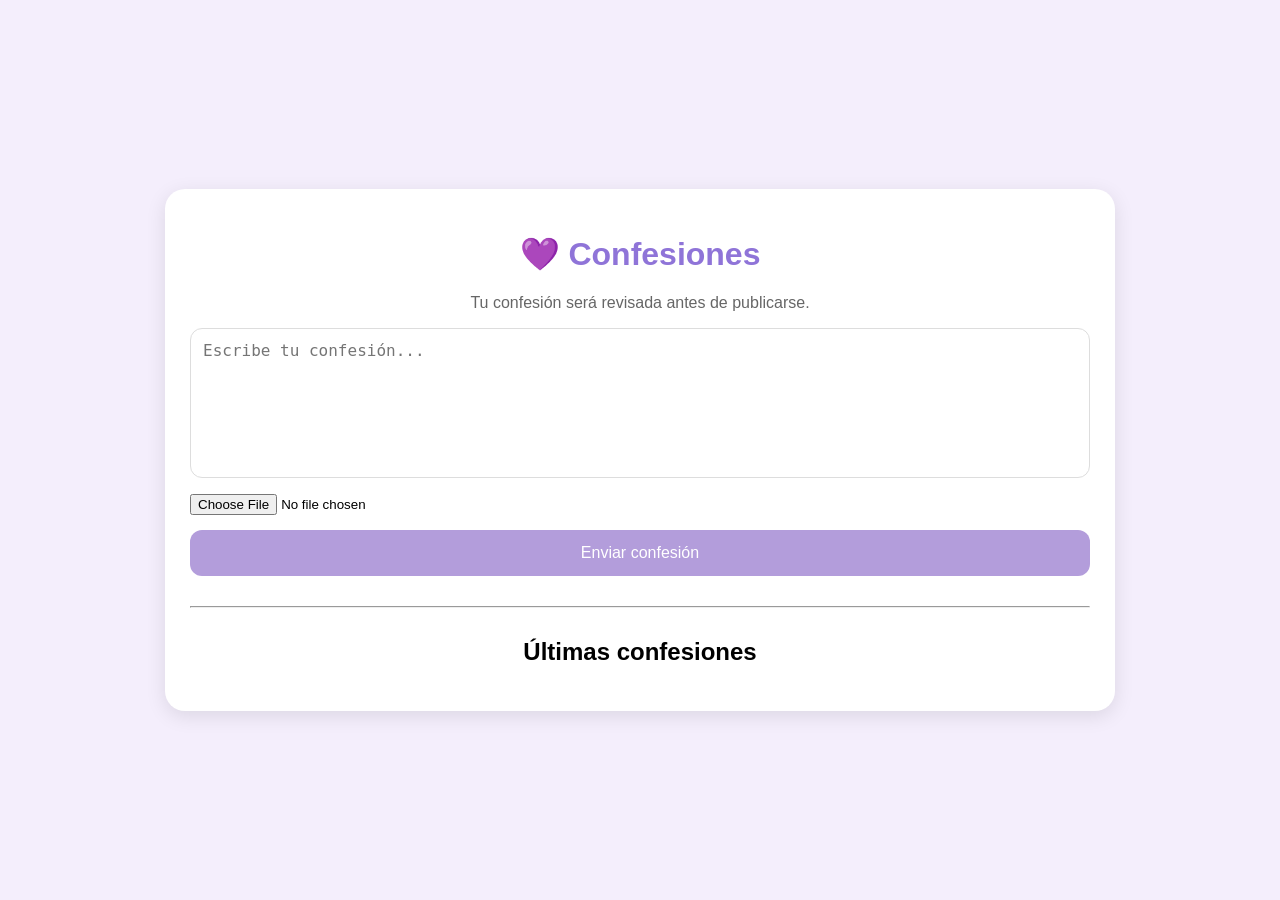
<file: index.html>
<!DOCTYPE html>
<html lang="es">
<head>
<meta charset="UTF-8">
<meta name="viewport" content="width=device-width, initial-scale=1.0">

<title>Confesiones del Evento</title>

<link rel="stylesheet" href="./css/styles.css">

</head>

<body>

<div class="container">

    <div id="confessionForm">

        <h1 id="pageTitle">💜 Confesiones</h1>

        <p>
            Tu confesión será revisada antes de publicarse.
        </p>

        <textarea
            id="message"
            maxlength="500"
            placeholder="Escribe tu confesión..."
        ></textarea>

        <input
            type="file"
            id="image"
            accept="image/*"
            style="
                margin-top:12px;
                width:100%;
            "
        >

        <button onclick="sendConfession()">
            Enviar confesión
        </button>

        <div id="status"></div>

    </div>

    <hr style="margin:30px 0">

    <h2 style="text-align:center;">
        Últimas confesiones
    </h2>

    <div id="feed"></div>

</div>

<script type="module" src="./js/main.js"></script>

</body>
</html>
</file>
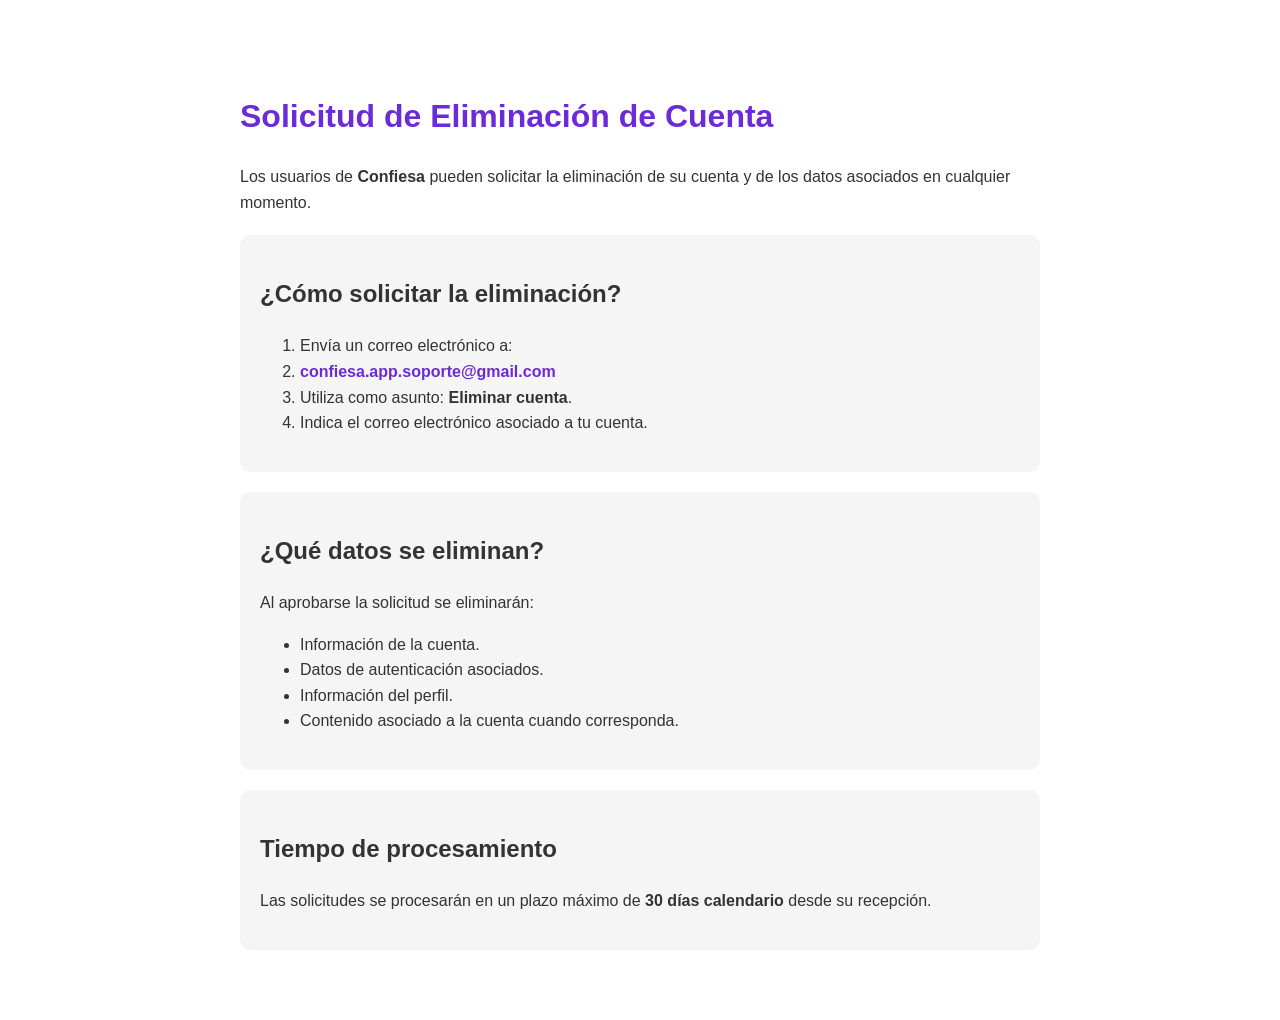
<file: eliminar-cuenta.html>
<!DOCTYPE html>
<html lang="es">
<head>
    <meta charset="UTF-8">
    <meta name="viewport" content="width=device-width, initial-scale=1.0">
    <title>Eliminar Cuenta - Confiesa</title>
    <style>
        body{
            font-family: Arial, sans-serif;
            max-width: 800px;
            margin: 50px auto;
            padding: 20px;
            line-height: 1.6;
            color: #333;
        }

        h1{
            color: #6C2BD9;
        }

        .box{
            background:#f5f5f5;
            padding:20px;
            border-radius:10px;
            margin-top:20px;
        }

        a{
            color:#6C2BD9;
            text-decoration:none;
        }

        a:hover{
            text-decoration:underline;
        }
    </style>
</head>
<body>

    <h1>Solicitud de Eliminación de Cuenta</h1>

    <p>
        Los usuarios de <strong>Confiesa</strong> pueden solicitar la eliminación
        de su cuenta y de los datos asociados en cualquier momento.
    </p>

    <div class="box">
        <h2>¿Cómo solicitar la eliminación?</h2>

        <ol>
            <li>Envía un correo electrónico a:</li>
            <li>
                <strong>
                    <a href="mailto:confiesa.app.soporte@gmail.com">
                        confiesa.app.soporte@gmail.com
                    </a>
                </strong>
            </li>
            <li>Utiliza como asunto: <strong>Eliminar cuenta</strong>.</li>
            <li>Indica el correo electrónico asociado a tu cuenta.</li>
        </ol>
    </div>

    <div class="box">
        <h2>¿Qué datos se eliminan?</h2>

        <p>
            Al aprobarse la solicitud se eliminarán:
        </p>

        <ul>
            <li>Información de la cuenta.</li>
            <li>Datos de autenticación asociados.</li>
            <li>Información del perfil.</li>
            <li>Contenido asociado a la cuenta cuando corresponda.</li>
        </ul>
    </div>

    <div class="box">
        <h2>Tiempo de procesamiento</h2>

        <p>
            Las solicitudes se procesarán en un plazo máximo de
            <strong>30 días calendario</strong> desde su recepción.
        </p>
    </div>

</body>
</html>
</file>
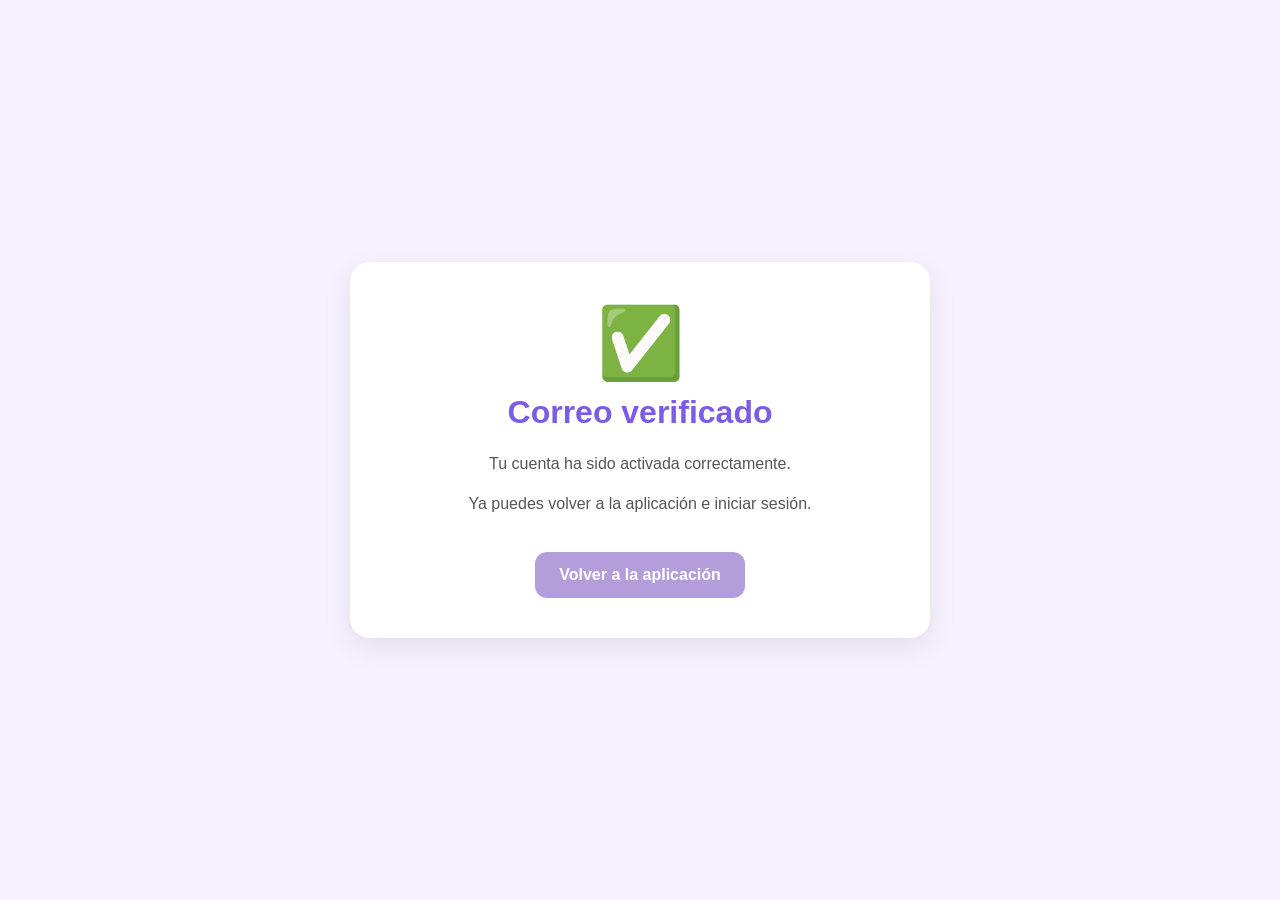
<file: email-confirmado.html>
<!DOCTYPE html>
<html lang="es">
<head>
<meta charset="UTF-8">
<meta name="viewport" content="width=device-width, initial-scale=1.0">

<title>Correo verificado | Confiesa</title>

<style>
body{
    margin:0;
    font-family:Arial, Helvetica, sans-serif;
    background:#f6f0ff;

    display:flex;
    justify-content:center;
    align-items:center;

    min-height:100vh;
    padding:20px;
    box-sizing:border-box;
}

.card{
    background:white;
    padding:40px;
    border-radius:20px;
    box-shadow:0 10px 30px rgba(0,0,0,.08);
    text-align:center;

    width:min(90%, 500px);
}

.icon{
    font-size:70px;
}

h1{
    color:#7c5ce6;
    margin-top:10px;
}

p{
    color:#555;
    line-height:1.5;
}

.btn{
    display:inline-block;
    margin-top:20px;
    padding:14px 24px;
    background:#b39ddb;
    color:white;
    border:none;
    border-radius:12px;
    font-weight:bold;
    cursor:pointer;
    font-size:16px;
}

@media (max-width: 600px){

    body{
        padding:20px;
        box-sizing:border-box;
    }

    .card{
        padding:30px 20px;
        width:100%;
    }

    .icon{
        font-size:60px;
    }

    h1{
        font-size:32px;
    }

    p{
        font-size:16px;
    }

    .btn{
        width:100%;
    }
}
</style>
</head>

<body>

<div class="card">

    <div class="icon">✅</div>

    <h1>Correo verificado</h1>

    <p>
        Tu cuenta ha sido activada correctamente.
    </p>

    <p>
        Ya puedes volver a la aplicación e iniciar sesión.
    </p>

    <button class="btn" onclick="volverApp()">
    Volver a la aplicación
</button>

</div>

<script>
function volverApp() {

    if (window.history.length > 1) {
        history.back();
        return;
    }

    window.close();
}
</script>

</body>
</html>
</file>
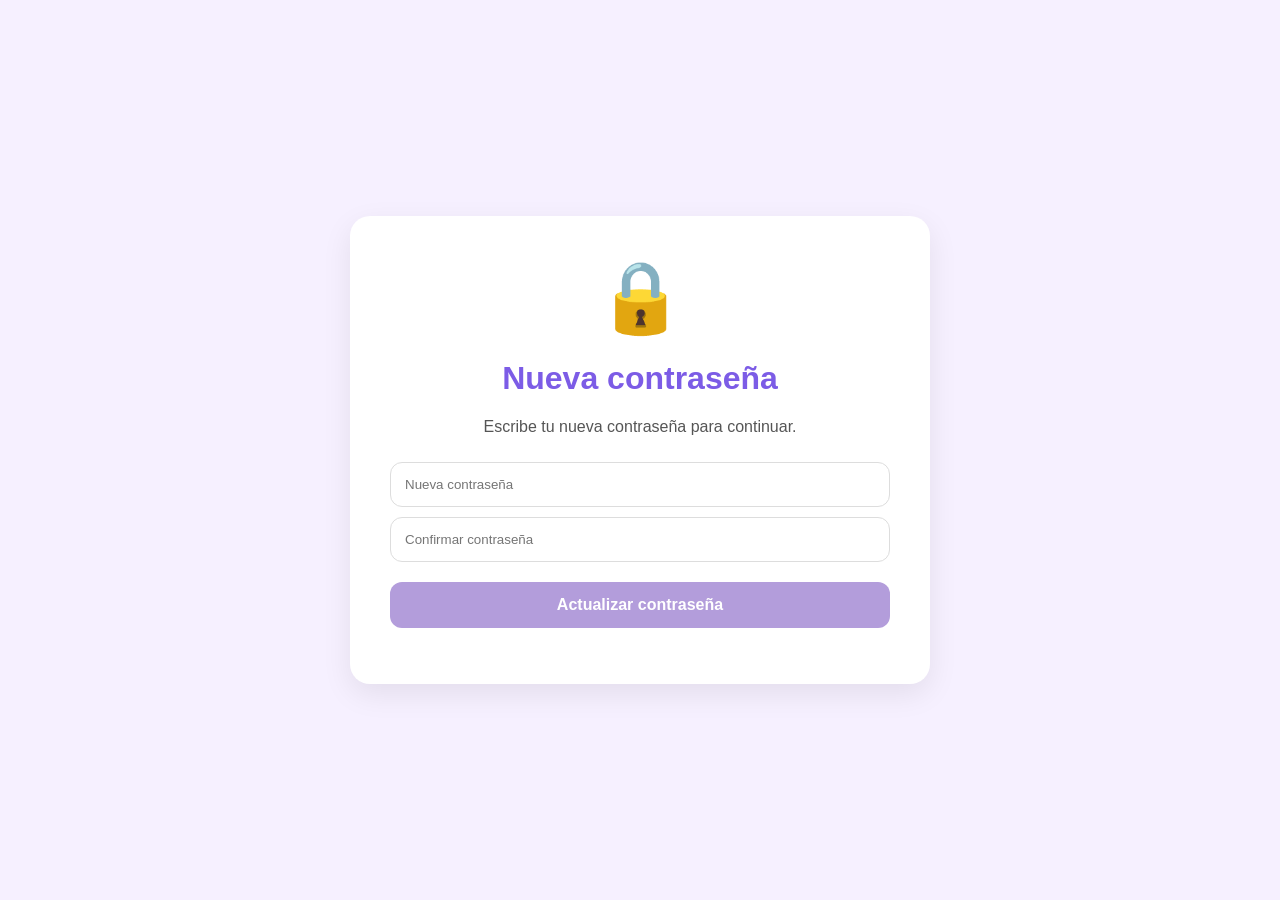
<file: password-reset.html>
<!DOCTYPE html>
<html lang="es">
<head>
<meta charset="UTF-8">
<meta name="viewport" content="width=device-width, initial-scale=1.0">

<title>Nueva contraseña | Confiesa</title>

<style>
body{
    margin:0;
    font-family:Arial, Helvetica, sans-serif;
    background:#f6f0ff;

    display:flex;
    justify-content:center;
    align-items:center;

    min-height:100vh;
    padding:20px;
    box-sizing:border-box;
}

.card{
    background:white;
    padding:40px;
    border-radius:20px;
    box-shadow:0 10px 30px rgba(0,0,0,.08);
    text-align:center;

    width:min(90%,500px);
}

.icon{
    font-size:70px;
}

h1{
    color:#7c5ce6;
}

p{
    color:#555;
}

.input{
    width:100%;
    padding:14px;
    margin-top:10px;
    border:1px solid #ddd;
    border-radius:12px;
    box-sizing:border-box;
}

.btn{
    width:100%;
    margin-top:20px;
    padding:14px;
    background:#b39ddb;
    color:white;
    border:none;
    border-radius:12px;
    font-weight:bold;
    cursor:pointer;
    font-size:16px;
}

.message{
    margin-top:16px;
    font-size:14px;
}

@media (max-width:600px){

    .card{
        padding:30px 20px;
    }

    .icon{
        font-size:60px;
    }

    h1{
        font-size:30px;
    }
}
</style>
</head>

<body>

<div class="card">

    <div class="icon">🔒</div>

    <h1>Nueva contraseña</h1>

    <p>
        Escribe tu nueva contraseña para continuar.
    </p>

    <input
        id="password"
        type="password"
        class="input"
        placeholder="Nueva contraseña"
    >

    <input
        id="confirmPassword"
        type="password"
        class="input"
        placeholder="Confirmar contraseña"
    >

    <button
        class="btn"
        onclick="updatePassword()"
    >
        Actualizar contraseña
    </button>

    <div
        id="message"
        class="message"
    ></div>

    <button
    id="backBtn"
    class="btn"
    style="display:none;"
    onclick="history.back()"
>
    Volver
</button>

</div>

<script type="module">

import { supabase } from './js/supabase.js';

window.supabase = supabase;

(async () => {

    const {
    data: { session }
} = await window.supabase.auth.getSession();

console.log('SESSION ACTUAL:', session);

})();

async function updatePassword() {

    const password =
        document.getElementById('password').value;

    const confirmPassword =
        document.getElementById('confirmPassword').value;

    const message =
        document.getElementById('message');

    if (!password || !confirmPassword) {

        message.innerHTML =
            'Debes completar ambos campos';

        return;
    }

    if (password !== confirmPassword) {

        message.innerHTML =
            'Las contraseñas no coinciden';

        return;
    }

    try {

        const { error } =
            await window.supabase.auth.updateUser({
                password: password,
            });

        if (error) {
            message.innerHTML = error.message;
            return;
        }

        message.innerHTML =
            '✅ Contraseña actualizada correctamente.<br><br>Ya puedes volver a la aplicación e iniciar sesión.';

        document.getElementById('backBtn').style.display = 'block';

    } catch (e) {

        console.error(e);

        message.innerHTML =
            e.message || JSON.stringify(e);
    }
}

window.updatePassword = updatePassword;

</script>

</body>
</html>
</file>
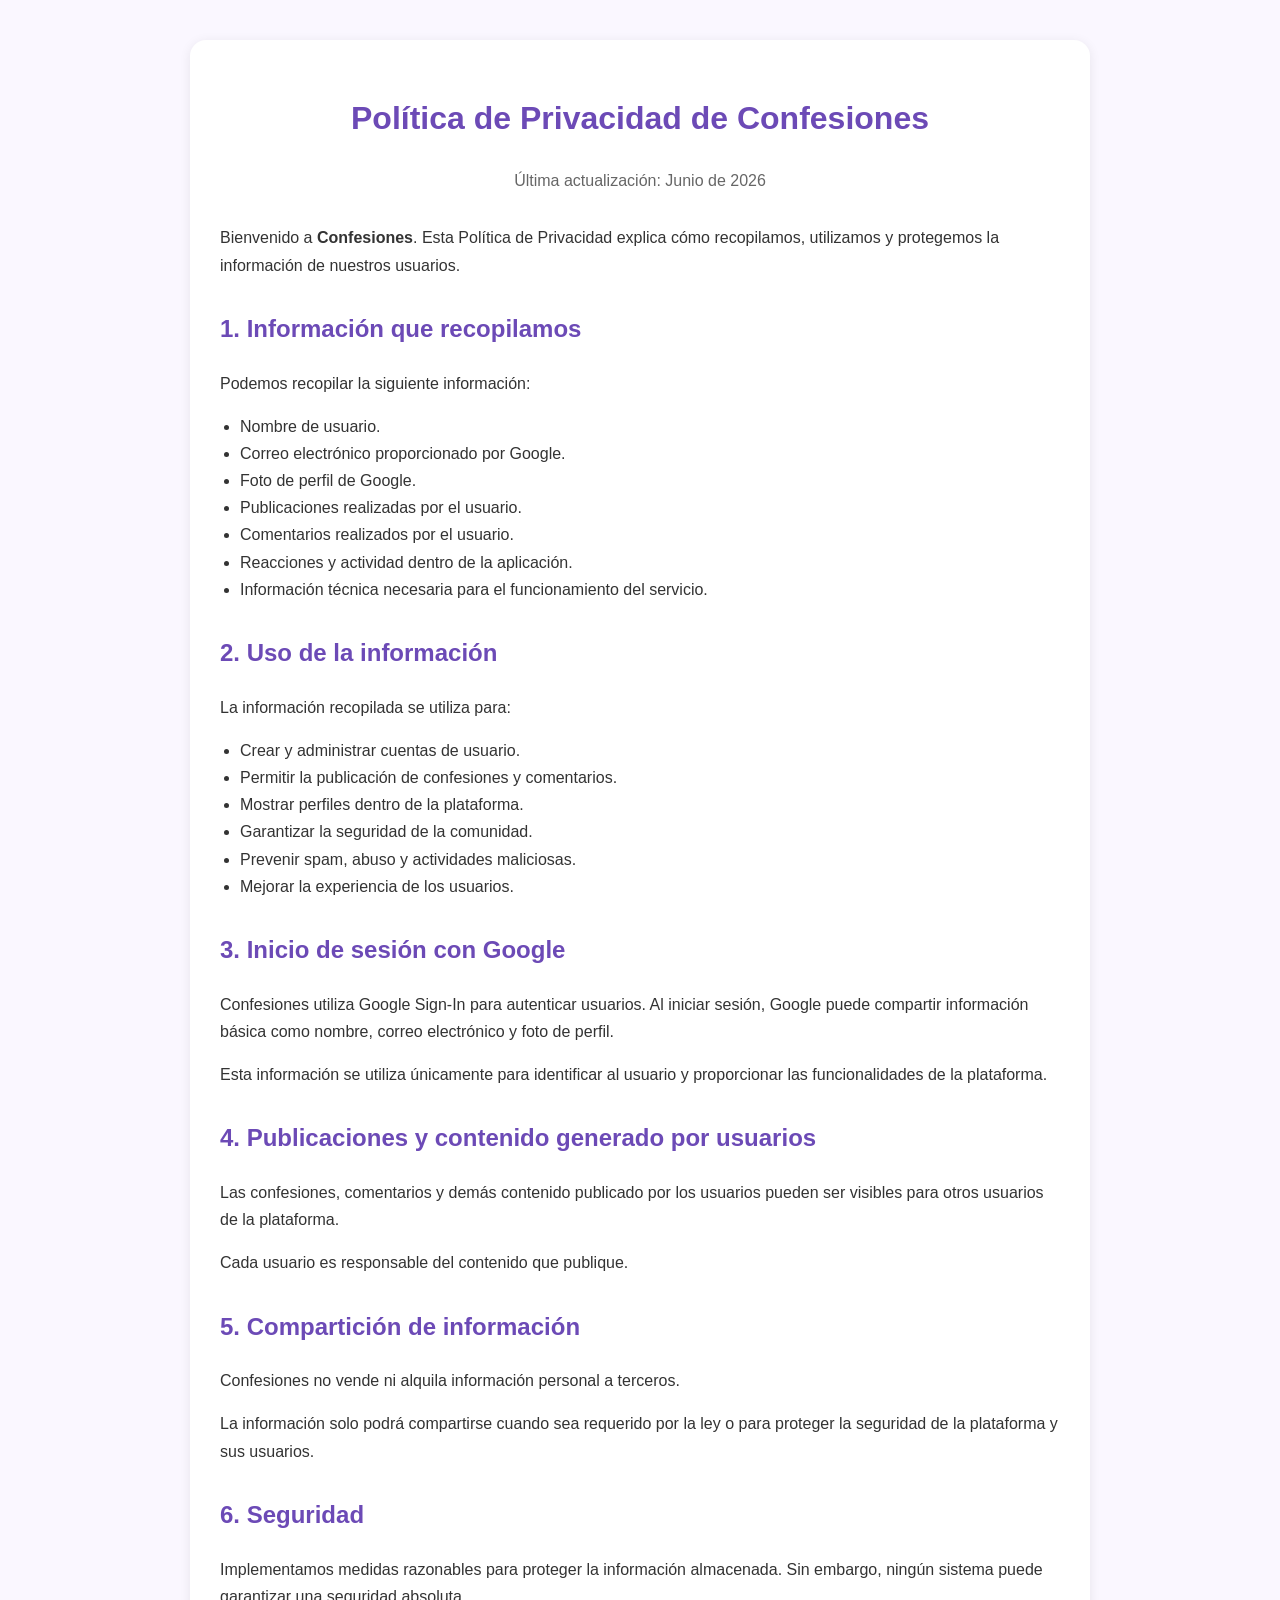
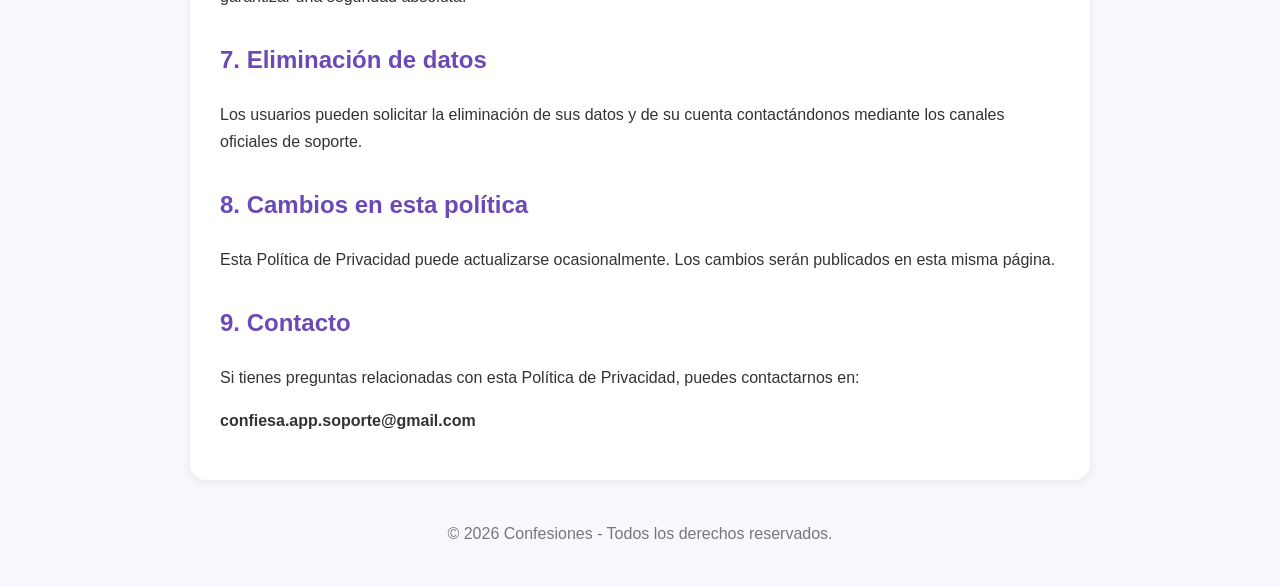
<file: privacy.html>
<!DOCTYPE html>
<html lang="es">
<head>
    <meta charset="UTF-8">
    <meta name="viewport" content="width=device-width, initial-scale=1.0">
    <title>Política de Privacidad - Confesiones</title>

    <style>
        body {
            font-family: Arial, sans-serif;
            max-width: 900px;
            margin: 0 auto;
            padding: 40px 20px;
            line-height: 1.7;
            color: #333;
            background-color: #faf7ff;
        }

        h1 {
            color: #6C4AB6;
            text-align: center;
        }

        h2 {
            color: #6C4AB6;
            margin-top: 30px;
        }

        .container {
            background: white;
            padding: 30px;
            border-radius: 16px;
            box-shadow: 0 2px 12px rgba(0,0,0,0.08);
        }

        .date {
            text-align: center;
            color: #666;
            margin-bottom: 30px;
        }

        ul {
            padding-left: 20px;
        }

        footer {
            margin-top: 40px;
            text-align: center;
            color: #777;
        }

        a {
            color: #6C4AB6;
            text-decoration: none;
        }

        a:hover {
            text-decoration: underline;
        }
    </style>
</head>

<body>

<div class="container">

    <h1>Política de Privacidad de Confesiones</h1>

    <p class="date">
        Última actualización: Junio de 2026
    </p>

    <p>
        Bienvenido a <strong>Confesiones</strong>. Esta Política de Privacidad explica
        cómo recopilamos, utilizamos y protegemos la información de nuestros usuarios.
    </p>

    <h2>1. Información que recopilamos</h2>

    <p>Podemos recopilar la siguiente información:</p>

    <ul>
        <li>Nombre de usuario.</li>
        <li>Correo electrónico proporcionado por Google.</li>
        <li>Foto de perfil de Google.</li>
        <li>Publicaciones realizadas por el usuario.</li>
        <li>Comentarios realizados por el usuario.</li>
        <li>Reacciones y actividad dentro de la aplicación.</li>
        <li>Información técnica necesaria para el funcionamiento del servicio.</li>
    </ul>

    <h2>2. Uso de la información</h2>

    <p>La información recopilada se utiliza para:</p>

    <ul>
        <li>Crear y administrar cuentas de usuario.</li>
        <li>Permitir la publicación de confesiones y comentarios.</li>
        <li>Mostrar perfiles dentro de la plataforma.</li>
        <li>Garantizar la seguridad de la comunidad.</li>
        <li>Prevenir spam, abuso y actividades maliciosas.</li>
        <li>Mejorar la experiencia de los usuarios.</li>
    </ul>

    <h2>3. Inicio de sesión con Google</h2>

    <p>
        Confesiones utiliza Google Sign-In para autenticar usuarios.
        Al iniciar sesión, Google puede compartir información básica
        como nombre, correo electrónico y foto de perfil.
    </p>

    <p>
        Esta información se utiliza únicamente para identificar al usuario
        y proporcionar las funcionalidades de la plataforma.
    </p>

    <h2>4. Publicaciones y contenido generado por usuarios</h2>

    <p>
        Las confesiones, comentarios y demás contenido publicado por los usuarios
        pueden ser visibles para otros usuarios de la plataforma.
    </p>

    <p>
        Cada usuario es responsable del contenido que publique.
    </p>

    <h2>5. Compartición de información</h2>

    <p>
        Confesiones no vende ni alquila información personal a terceros.
    </p>

    <p>
        La información solo podrá compartirse cuando sea requerido por la ley
        o para proteger la seguridad de la plataforma y sus usuarios.
    </p>

    <h2>6. Seguridad</h2>

    <p>
        Implementamos medidas razonables para proteger la información almacenada.
        Sin embargo, ningún sistema puede garantizar una seguridad absoluta.
    </p>

    <h2>7. Eliminación de datos</h2>

    <p>
        Los usuarios pueden solicitar la eliminación de sus datos y de su cuenta
        contactándonos mediante los canales oficiales de soporte.
    </p>

    <h2>8. Cambios en esta política</h2>

    <p>
        Esta Política de Privacidad puede actualizarse ocasionalmente.
        Los cambios serán publicados en esta misma página.
    </p>

    <h2>9. Contacto</h2>

    <p>
        Si tienes preguntas relacionadas con esta Política de Privacidad,
        puedes contactarnos en:
    </p>

    <p>
        <strong>confiesa.app.soporte@gmail.com</strong>
    </p>

</div>

<footer>
    © 2026 Confesiones - Todos los derechos reservados.
</footer>

</body>
</html>
</file>
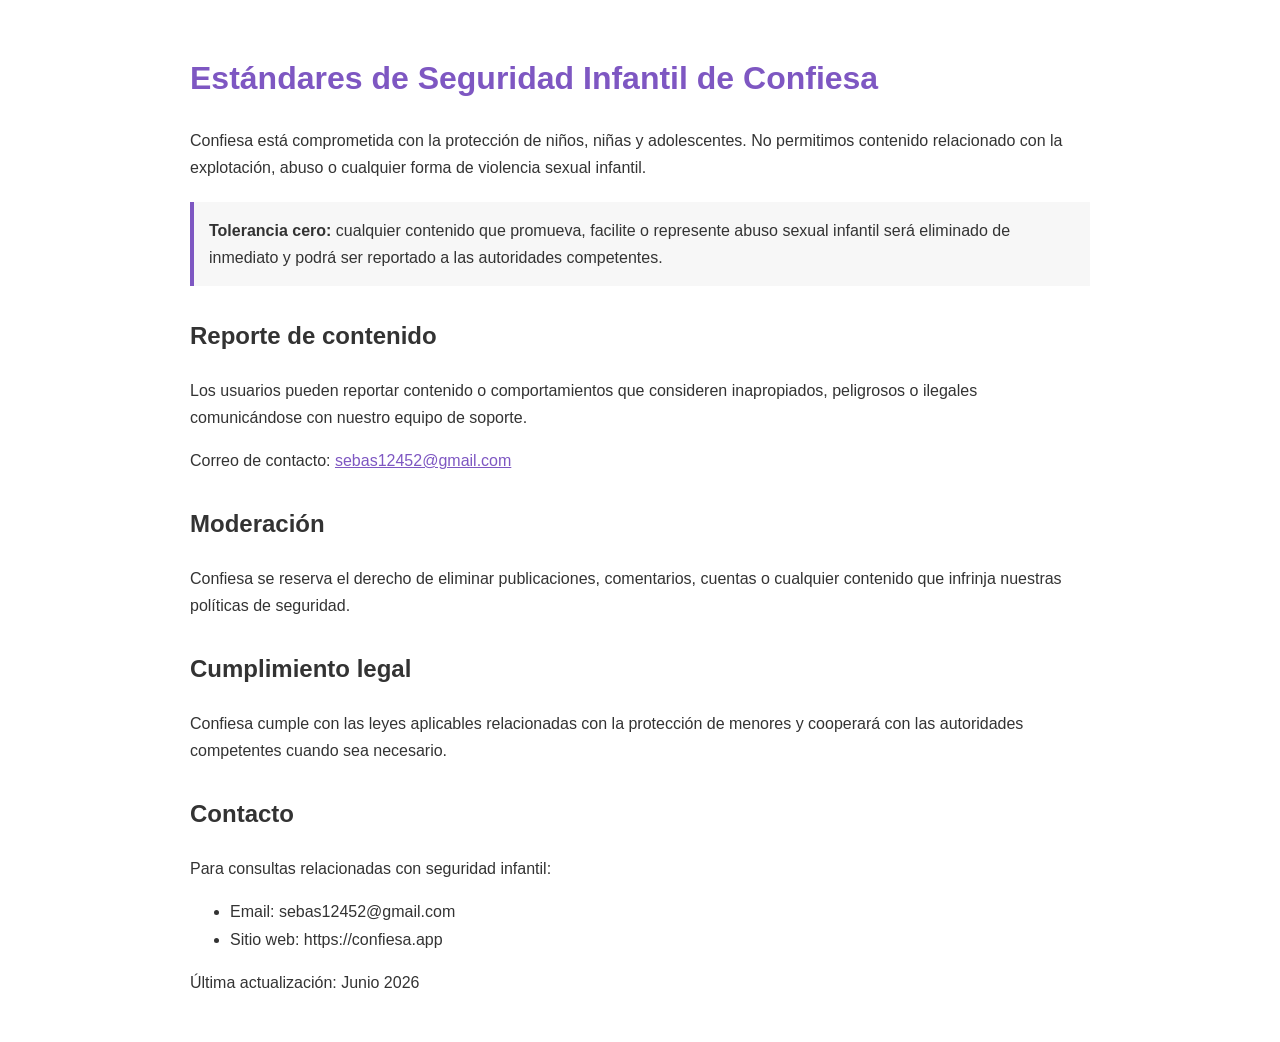
<file: safety.html>
<!DOCTYPE html>
<html lang="es">
<head>
<meta charset="UTF-8">
<meta name="viewport" content="width=device-width, initial-scale=1.0">
<title>Estándares de Seguridad Infantil - Confiesa</title>

<style>
body{
    font-family: Arial, sans-serif;
    max-width: 900px;
    margin: auto;
    padding: 30px;
    line-height: 1.7;
    color: #333;
}

h1{
    color: #7E57C2;
}

h2{
    margin-top: 30px;
}

a{
    color: #7E57C2;
}

.box{
    background:#f7f7f7;
    border-left:4px solid #7E57C2;
    padding:15px;
    margin:20px 0;
}
</style>
</head>

<body>

<h1>Estándares de Seguridad Infantil de Confiesa</h1>

<p>
Confiesa está comprometida con la protección de niños, niñas y adolescentes.
No permitimos contenido relacionado con la explotación, abuso o cualquier forma
de violencia sexual infantil.
</p>

<div class="box">
<strong>Tolerancia cero:</strong> cualquier contenido que promueva,
facilite o represente abuso sexual infantil será eliminado de inmediato
y podrá ser reportado a las autoridades competentes.
</div>

<h2>Reporte de contenido</h2>

<p>
Los usuarios pueden reportar contenido o comportamientos que consideren
inapropiados, peligrosos o ilegales comunicándose con nuestro equipo de soporte.
</p>

<p>
Correo de contacto:
<a href="mailto:sebas12452@gmail.com">sebas12452@gmail.com</a>
</p>

<h2>Moderación</h2>

<p>
Confiesa se reserva el derecho de eliminar publicaciones, comentarios,
cuentas o cualquier contenido que infrinja nuestras políticas de seguridad.
</p>

<h2>Cumplimiento legal</h2>

<p>
Confiesa cumple con las leyes aplicables relacionadas con la protección
de menores y cooperará con las autoridades competentes cuando sea necesario.
</p>

<h2>Contacto</h2>

<p>
Para consultas relacionadas con seguridad infantil:
</p>

<ul>
<li>Email: sebas12452@gmail.com</li>
<li>Sitio web: https://confiesa.app</li>
</ul>

<p>
Última actualización: Junio 2026
</p>

</body>
</html>
</file>
<file: css/styles.css>
body {
    margin: 0;
    padding: 0;
    font-family: Arial, sans-serif;
    background: #f4eefc;
    display: flex;
    justify-content: center;
    align-items: center;
    min-height: 100vh;
}

.container {
    width: min(95%, 900px);
    background: white;
    padding: 25px;
    border-radius: 20px;
    box-shadow: 0 5px 20px rgba(0,0,0,0.1);
}

h1 {
    text-align: center;
    color: #8f74d8;
}

p {
    text-align: center;
    color: #666;
}

textarea {
    width: 100%;
    height: 150px;
    padding: 12px;
    border-radius: 12px;
    border: 1px solid #ddd;
    resize: none;
    font-size: 16px;
    box-sizing: border-box;
}

button {
    width: 100%;
    margin-top: 15px;
    padding: 14px;
    border: none;
    border-radius: 12px;
    background: #b39ddb;
    color: white;
    font-size: 16px;
    cursor: pointer;
    transition: .2s;
}

button:hover {
    opacity: .9;
}

.success {
    color: green;
    text-align: center;
    margin-top: 10px;
}

.error {
    color: red;
    text-align: center;
    margin-top: 10px;
}

/* =========================
   FEED
========================= */

.confession-card {
    background: #fff;
    border-radius: 18px;
    padding: 18px;
    margin-top: 16px;
    box-shadow: 0 2px 8px rgba(0,0,0,.08);
    transition: .2s;
}

.confession-card:hover {
    transform: translateY(-2px);
}

.confession-header {
    display: flex;
    gap: 12px;
    align-items: center;
}

.avatar {
    width: 48px;
    height: 48px;
    border-radius: 50%;
    background: #e6dbff;
    display: flex;
    align-items: center;
    justify-content: center;
    font-size: 22px;
    flex-shrink: 0;
}

.author {
    font-weight: 700;
}

.time {
    font-size: 12px;
    color: #777;
}

.message {
    margin-top: 16px;
    font-size: 18px;
    line-height: 1.5;
    word-break: break-word;
    overflow-wrap: break-word;
}

/* =========================
   IMÁGENES
========================= */

.confession-image-container {
    margin-top: 12px;
}

.confession-image {
    width: 100%;
    height: 450px;
    object-fit: contain;
    border-radius: 12px;
    display: block;
    background: #f7f7f7;
    cursor: pointer;
    transition: transform .2s ease;
}

.confession-image:hover {
    transform: scale(1.01);
}

/* =========================
   VISOR DE IMÁGENES
========================= */

.image-modal {
    display: none;
    position: fixed;
    inset: 0;
    background: rgba(0,0,0,.9);
    z-index: 9999;
    justify-content: center;
    align-items: center;
    padding: 20px;
}

.image-modal.active {
    display: flex;
}

.image-modal img {
    max-width: 95vw;
    max-height: 95vh;
    object-fit: contain;
    border-radius: 12px;
}

.image-modal-close {
    position: absolute;
    top: 20px;
    right: 25px;
    color: white;
    font-size: 40px;
    cursor: pointer;
    user-select: none;
}

/* =========================
   ACCIONES
========================= */

.actions {
    display: flex;
    gap: 24px;
    margin-top: 12px;
    color: #555;
    flex-wrap: wrap;
}

.like-btn,
.comment-btn {
    user-select: none;
}

/* =========================
   COMENTARIOS
========================= */

.comments-box {
    margin-top: 15px;
    padding-top: 15px;
    border-top: 1px solid #ececec;
    max-height: 400px;
    overflow-y: auto;
}

.comment-item {
    background: #faf7ff;
    border-radius: 12px;
    padding: 12px;
    margin-bottom: 10px;
}

.comment-author {
    color: #8b6fd1;
    font-size: 12px;
    font-weight: 700;
    margin-bottom: 5px;
}

.comment-time {
    font-size: 12px;
    color: #888;
    margin-bottom: 6px;
}

.comment-text {
    color: #333;
    line-height: 1.4;
    word-break: break-word;
    overflow-wrap: break-word;
}

.comment-input {
    width: 100%;
    min-height: 80px;
    border: 1px solid #ddd;
    border-radius: 12px;
    padding: 12px;
    margin-top: 10px;
    box-sizing: border-box;
}

.comment-button {
    width: 100%;
    margin-top: 10px;
    background: #b39ddb;
    color: white;
    border: none;
    border-radius: 12px;
    padding: 12px;
    cursor: pointer;
}

.comment-empty {
    text-align: center;
    color: #999;
    padding: 10px;
}

/* =========================
   SCROLL PERSONALIZADO
========================= */

.comments-box::-webkit-scrollbar {
    width: 6px;
}

.comments-box::-webkit-scrollbar-thumb {
    background: #c7b7eb;
    border-radius: 10px;
}

/* =========================
   TABLET
========================= */

@media (max-width: 768px) {

    .container {
        width: 95%;
        padding: 20px;
    }

    .message {
        font-size: 17px;
    }

    .confession-image {
        height: 350px;
    }
}

/* =========================
   MÓVIL
========================= */

@media (max-width: 480px) {

    body {
        padding: 10px;
    }

    .container {
        width: 100%;
        padding: 18px;
        border-radius: 16px;
    }

    h1 {
        font-size: 32px;
    }

    .message {
        font-size: 16px;
    }

    .actions {
        gap: 16px;
    }

    .avatar {
        width: 42px;
        height: 42px;
        font-size: 20px;
    }

    .confession-card {
        padding: 14px;
    }

    .comment-input {
        min-height: 70px;
    }

    .confession-image {
        height: 250px;
    }
}
</file>
